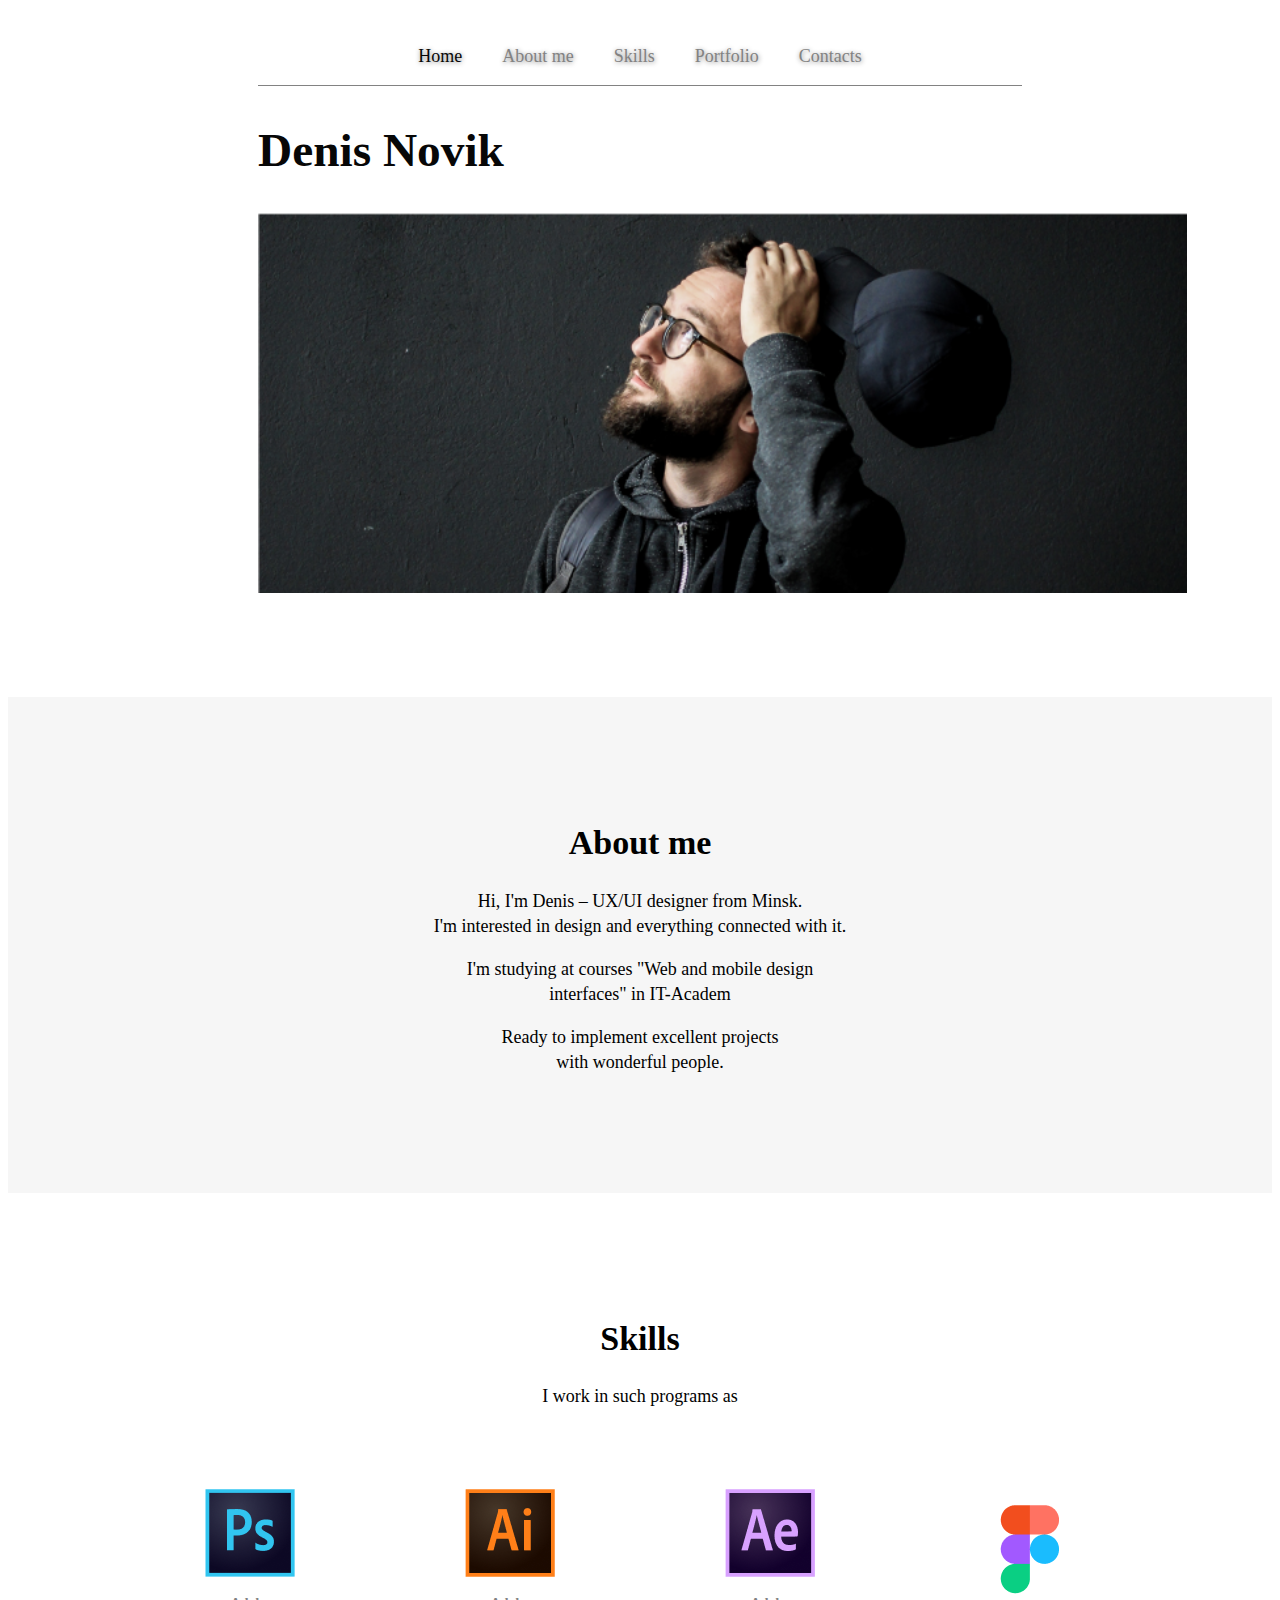
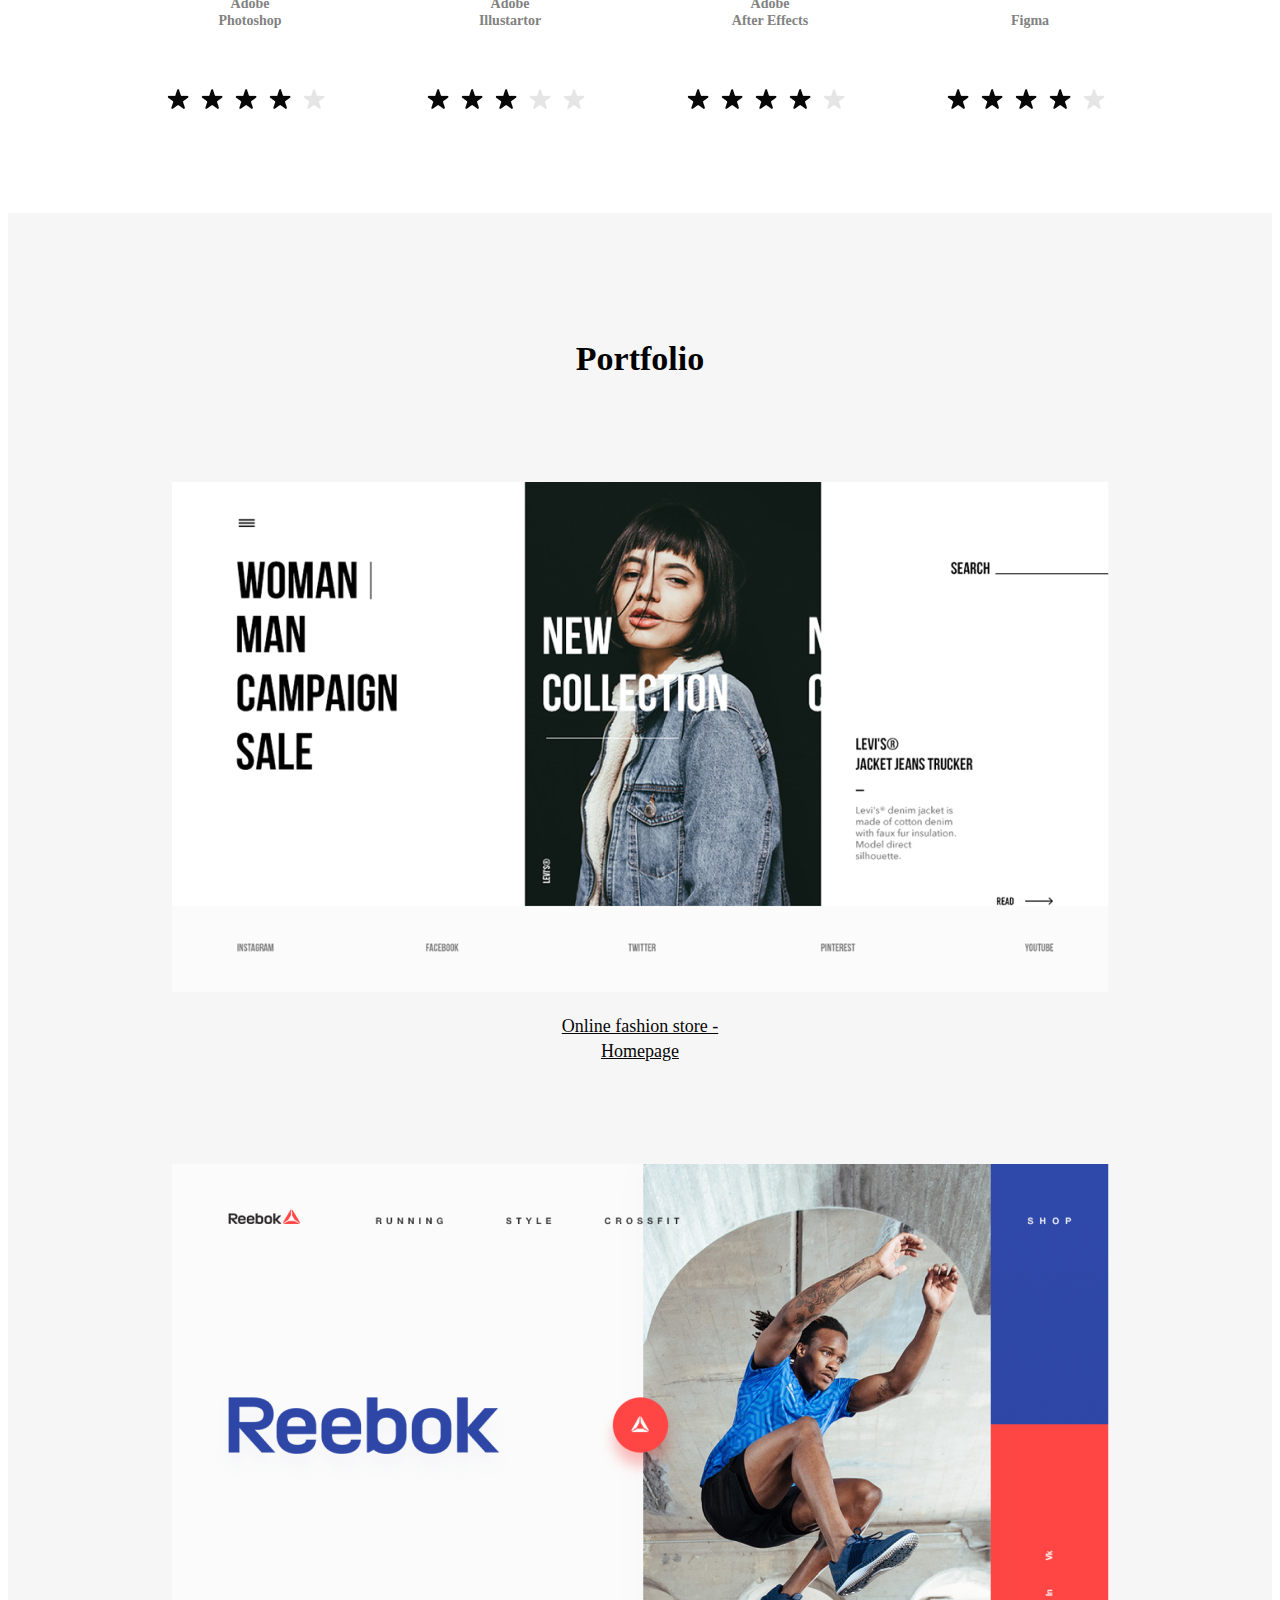
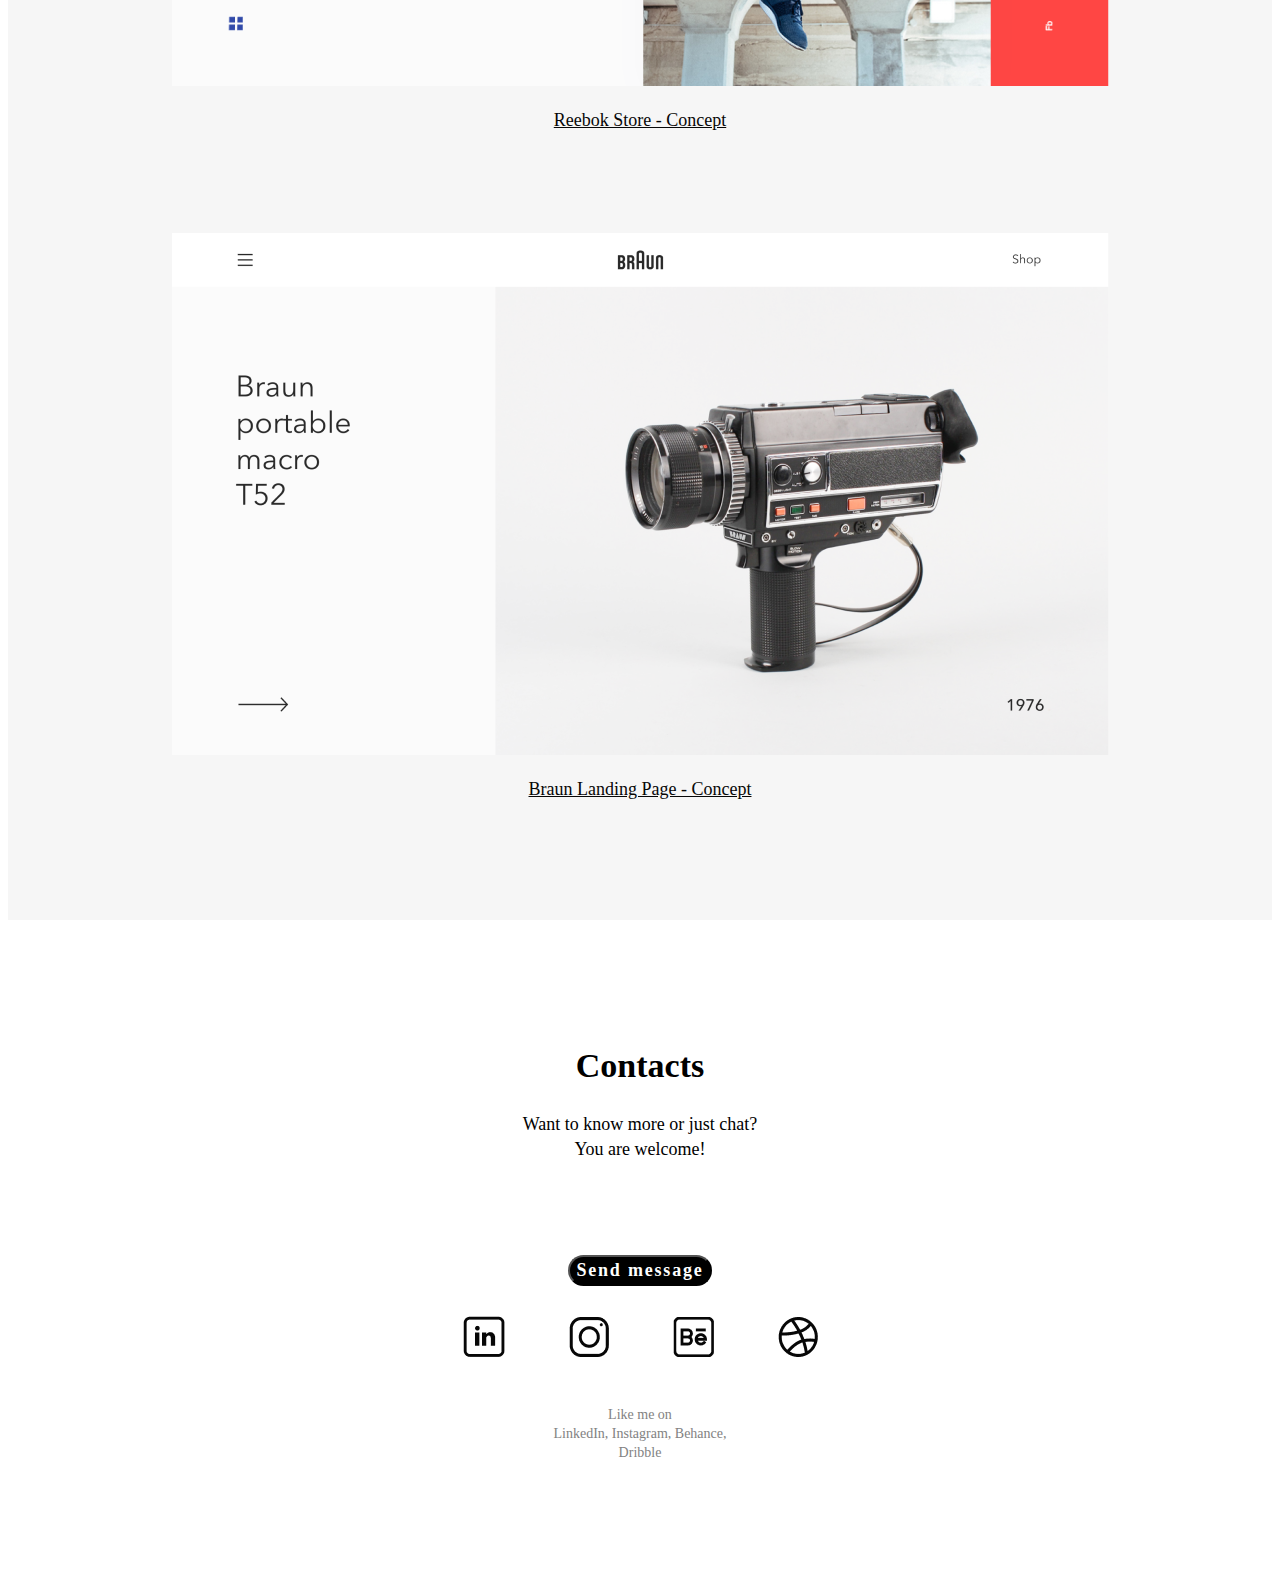
<file: lesson03/index.html>
<!DOCTYPE html>
<html lang="en">

<head>
    <meta charset="UTF-8">
    <meta name="viewport" content="width=device-width, initial-scale=1.0">
    <link rel="stylesheet" href="styles.css">
    <title>Document</title>
</head>

<body>
    <header class="header" id="Home">

        <nav class="header_navigation">
            <ul class="nav_list">
                <li>
                    <a href="#home" class="nav_link nav_link--active">
                        Home
                    </a>
                </li>
                <li>
                    <a href="#about" class="nav_link">
                        About me
                    </a>
                </li>
                <li>
                    <a href="#skills" class="nav_link">
                        Skills
                    </a>
                </li>
                <li>
                    <a href="#portfolio" class="nav_link">
                        Portfolio
                    </a>
                </li>
                <li>
                    <a href="#contacts" class="nav_link">
                        Contacts
                    </a>
                </li>
            </ul>
        </nav>

        <h1 class="header-1">
            Denis Novik
        </h1>
        <img src="./images/BSPP2266x940.png" alt="My photo" class="photo">
    </header>

    <main>
        <section class="section about-me">
            <h1 class="subtitle">About me</h1>
            <p>
                Hi, I'm Denis – UX/UI designer from Minsk. <br>
                I'm interested in design and everything connected with it.
            </p>
            <p>
                I'm studying at courses "Web and mobile design <br>
                interfaces" in IT-Academ
            </p>
            <p>
                Ready to implement excellent projects <br>
                with wonderful people.
            </p>
        </section>

        <section class="section">
            <h1 class="subtitle">Skills</h1>
            <p>I work in such programs as</p>
            <div class="skills_container">

                <div class="skill">
                    <img src="./images/Photoshop.png" alt="Photoshop">
                    <p class="skill_description">Adobe <br> Photoshop</p>

                    <div class="stars_container">
                        <img src="./images/Star.png" alt="Star" class="star">
                        <img src="./images/Star.png" alt="Star" class="star">
                        <img src="./images/Star.png" alt="Star" class="star">
                        <img src="./images/Star.png" alt="Star" class="star">
                        <img src="./images/EmptyStar.png" alt="EmptyStar" class="star">
                    </div>
                </div>

                <div class="skill">
                    <img src="./images/Illustrator.png" alt="Illustrator">
                    <p class="skill_description">Adobe <br> Illustartor</p>
                    <div class="stars_container">
                        <img src="./images/Star.png" alt="Star" class="star">
                        <img src="./images/Star.png" alt="Star" class="star">
                        <img src="./images/Star.png" alt="Star" class="star">
                        <img src="./images/EmptyStar.png" alt="EmptyStar" class="star">
                        <img src="./images/EmptyStar.png" alt="EmptyStar" class="star">
                    </div>
                </div>

                <div class="skill">
                    <img src="./images/Aftereffects.png" alt="Aftereffects">
                    <p class="skill_description">Adobe <br> After Effects</p>
                    <div class="stars_container">
                        <img src="./images/Star.png" alt="Star" class="star">
                        <img src="./images/Star.png" alt="Star" class="star">
                        <img src="./images/Star.png" alt="Star" class="star">
                        <img src="./images/Star.png" alt="Star" class="star">
                        <img src="./images/EmptyStar.png" alt="EmptyStar" class="star">
                    </div>
                </div>
                <div class="skill">
                    <img src="./images/Figma.png" alt="Figma">
                    <p class="skill_description">Figma</p>
                    <div class="stars_container">
                        <img src="./images/Star.png" alt="Star" class="star">
                        <img src="./images/Star.png" alt="Star" class="star">
                        <img src="./images/Star.png" alt="Star" class="star">
                        <img src="./images/Star.png" alt="Star" class="star">
                        <img src="./images/EmptyStar.png" alt="EmptyStar" class="star">
                    </div>
                </div>
            </div>
        </section>

        <section class="section portfolio">
            <h1 class="subtitle">Portfolio</h1>
            <div class="portfolio_item">
                <img src="./images/Levis.png" alt="New collection">
                <p><a href="#" class="portfolio_link">
                        Online fashion store - <br>
                        Homepage
                    </a>
                </p>
            </div>
            <div class="portfolio_item">
                <img src="./images/reebok_web.png" alt="Reebok">
                <p><a href="#" class="portfolio_link">
                        Reebok Store - Concept
                    </a>
                </p>
            </div>
            <div class="portfolio_item">
                <img src="./images/Braun.png" alt="Braun">
                <p> <a href="#" class="portfolio_link">
                        Braun Landing Page - Concept
                    </a>
                </p>
            </div>
        </section>

    </main>

    <footer class="section ">
        <h1 class="subtitle">Contacts</h1>
        <p class="p_footer">Want to know more or just chat?<br>
            You are welcome!
        </p>
        <button class="button">Send message</button>
        <div class="img_conteiner">
            <img src="./images/LinkedIn.png" alt="LinkedIn" class="contacts">
            <img src="./images/Instagram.png" alt="Instagram" class="contacts">
            <img src="./images/Behance.png" alt="Behance" class="contacts">
            <img src="./images/Dribble.png" alt="Dribble" class="contacts">
        </div>
        <p class="p1_footer">Like me on <br>
            LinkedIn, Instagram, Behance, <br>
            Dribble</p>
    </footer>

</body>

</html>
</file>
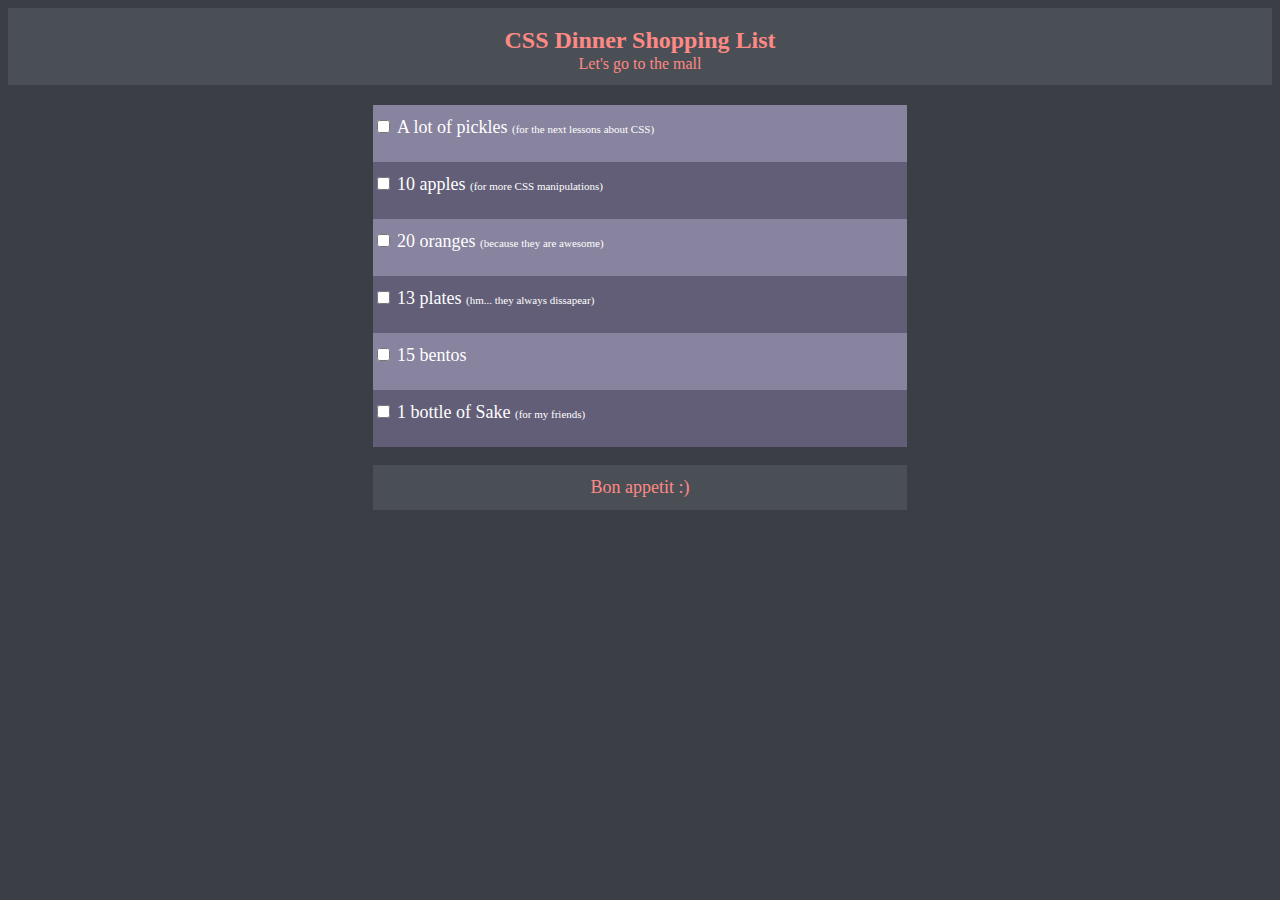
<file: lesson05/index.html>
<!DOCTYPE html>
<html lang="en">

<head>
    <meta charset="UTF-8">
    <meta http-equiv="X-UA-Compatible" content="IE=edge">
    <meta name="viewport" content="width=device-width, initial-scale=1.0">
    <link rel="stylesheet" href="style.css">
    <title>Dinner Shopping List</title>
</head>

<body class="screen">
    <header class="header">
        <h1 class="title">
            CSS Dinner Shopping List
        </h1>
        <p class="text">Let's go to the mall</p>
    </header>
    <main>
        <div class="container">

            <ul class="list">
                <li class="list-item">
                    <input class="checkbox" type="checkbox">
                    <span class="line-item line">
                        A lot of pickles
                    </span>
                </li>

                <li class="list-item">
                    <input class="checkbox" type="checkbox">
                    <span class="line-item line1">
                        10 apples
                    </span>
                </li>

                <li class="list-item">
                    <input class="checkbox" type="checkbox">
                    <span class="line-item line2">
                        20 oranges
                    </span>
                </li>

                <li class="list-item">
                    <input class="checkbox" type="checkbox">
                    <span class="line-item line3">
                        13 plates
                    </span>
                </li>

                <li class="list-item">
                    <input class="checkbox" type="checkbox">
                    <span class="line-item line4">
                        15 bentos
                    </span>
                </li>

                <li class="list-item">
                    <input class="checkbox" type="checkbox">
                    <span class="line-item line5">
                        1 bottle of Sake
                    </span>
                </li>
            </ul>

        </div>
    </main>

    <footer>
        <div class="footer-section">
            <p class="text1">Bon appetit :)</p>
        </div>
    </footer>

</body>

</html>
</file>
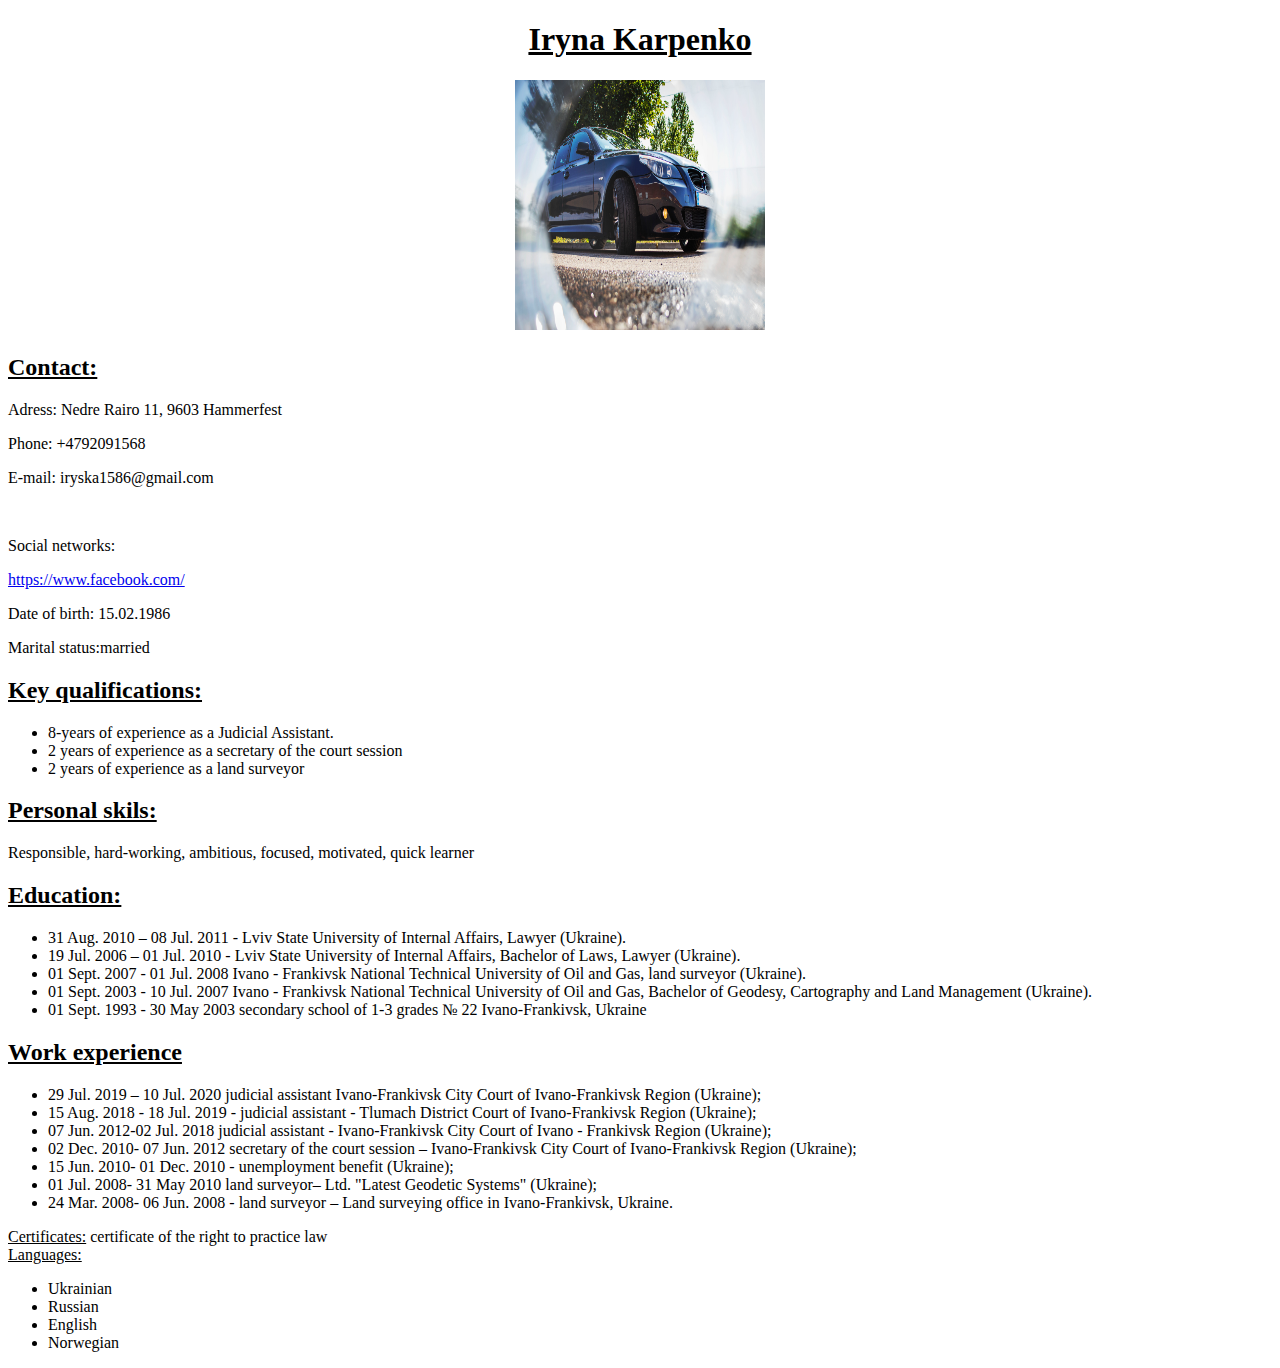
<file: resume.html>
<!DOCTYPE html>
<html lang="en">

<head>
    <meta charset="UTF-8">
    <meta name="viewport" content="width=device-width, initial-scale=1.0">
    <title>CV</title>
</head>

<body>
    <div style="text-align: center;">
        <u> 
           <h1>Iryna Karpenko</h1>
        </u>
        <img src="bilde13.jpg" alt="Profile photo" width="250" height="250">
    </div>
    <div>
        <h2><u>Contact:</u></h2>
        <p>Adress: Nedre Rairo 11, 9603 Hammerfest</p>
        <p>Phone: +4792091568</p>
        <p>E-mail: iryska1586@gmail.com</p><br>
        <p>Social networks:</p>
        <a href="https://www.facebook.com/">https://www.facebook.com/</a>
        <p>Date of birth: 15.02.1986</p>
        <p>Marital status:married</p>
    </div>
    <div>
        <h2><u>Key qualifications:</u></h2>
        <ul>
            <li>8-years of experience as a Judicial Assistant.</li>
            <li>2 years of experience as a secretary of the court session</li>
            <li>2 years of experience as a land surveyor</li>
        </ul>
    </div>
    <div>
        <h2><u>Personal skils:</u></h2>
        <p>Responsible, hard-working, ambitious, focused, motivated, quick learner </p>
    </div>
    <div>
        <h2><u>Education:</u></h2>
        <ul>
            <li>31 Aug. 2010 – 08 Jul. 2011 - Lviv State University of Internal Affairs, Lawyer (Ukraine).</li>
            <li>19 Jul. 2006 – 01 Jul. 2010 - Lviv State University of Internal Affairs, Bachelor of Laws, Lawyer (Ukraine).</li>
            <li>01 Sept. 2007 - 01 Jul. 2008 Ivano - Frankivsk National Technical University of Oil and Gas, land surveyor (Ukraine).</li>
            <li>01 Sept. 2003 - 10 Jul. 2007 Ivano - Frankivsk National Technical University of Oil and Gas, Bachelor of Geodesy, Cartography and Land Management (Ukraine).</li>
            <li>01 Sept. 1993 - 30 May 2003 secondary school of 1-3 grades № 22 Ivano-Frankivsk, Ukraine</li>
        </ul>
    </div>
    <div>
        <h2><u>Work experience</u></h2>
        <ul>
            <li>29 Jul. 2019 – 10 Jul. 2020 judicial assistant Ivano-Frankivsk City Court of Ivano-Frankivsk Region (Ukraine);</li>
            <li>15 Aug. 2018 - 18 Jul. 2019 - judicial assistant - Tlumach District Court of Ivano-Frankivsk Region (Ukraine);</li>
            <li>07 Jun. 2012-02 Jul. 2018 judicial assistant - Ivano-Frankivsk City Court of Ivano - Frankivsk Region (Ukraine);</li>
            <li>02 Dec. 2010- 07 Jun. 2012 secretary of the court session – Ivano-Frankivsk City Court of Ivano-Frankivsk Region (Ukraine);</li>
            <li>15 Jun. 2010- 01 Dec. 2010 - unemployment benefit (Ukraine);</li>
            <li>01 Jul. 2008- 31 May 2010 land surveyor– Ltd. "Latest Geodetic Systems" (Ukraine);</li>
            <li>24 Mar. 2008- 06 Jun. 2008 - land surveyor – Land surveying office in Ivano-Frankivsk, Ukraine.</li>
        </ul>
    </div>
    <span><u>Certificates:</u> certificate of the right to practice law</span><br>
    <u>Languages:</u>
    <ul>
        <li>Ukrainian</li>
        <li>Russian</li>
        <li>English</li>
        <li>Norwegian</li>
    </ul>
</body>

</html>
</file>
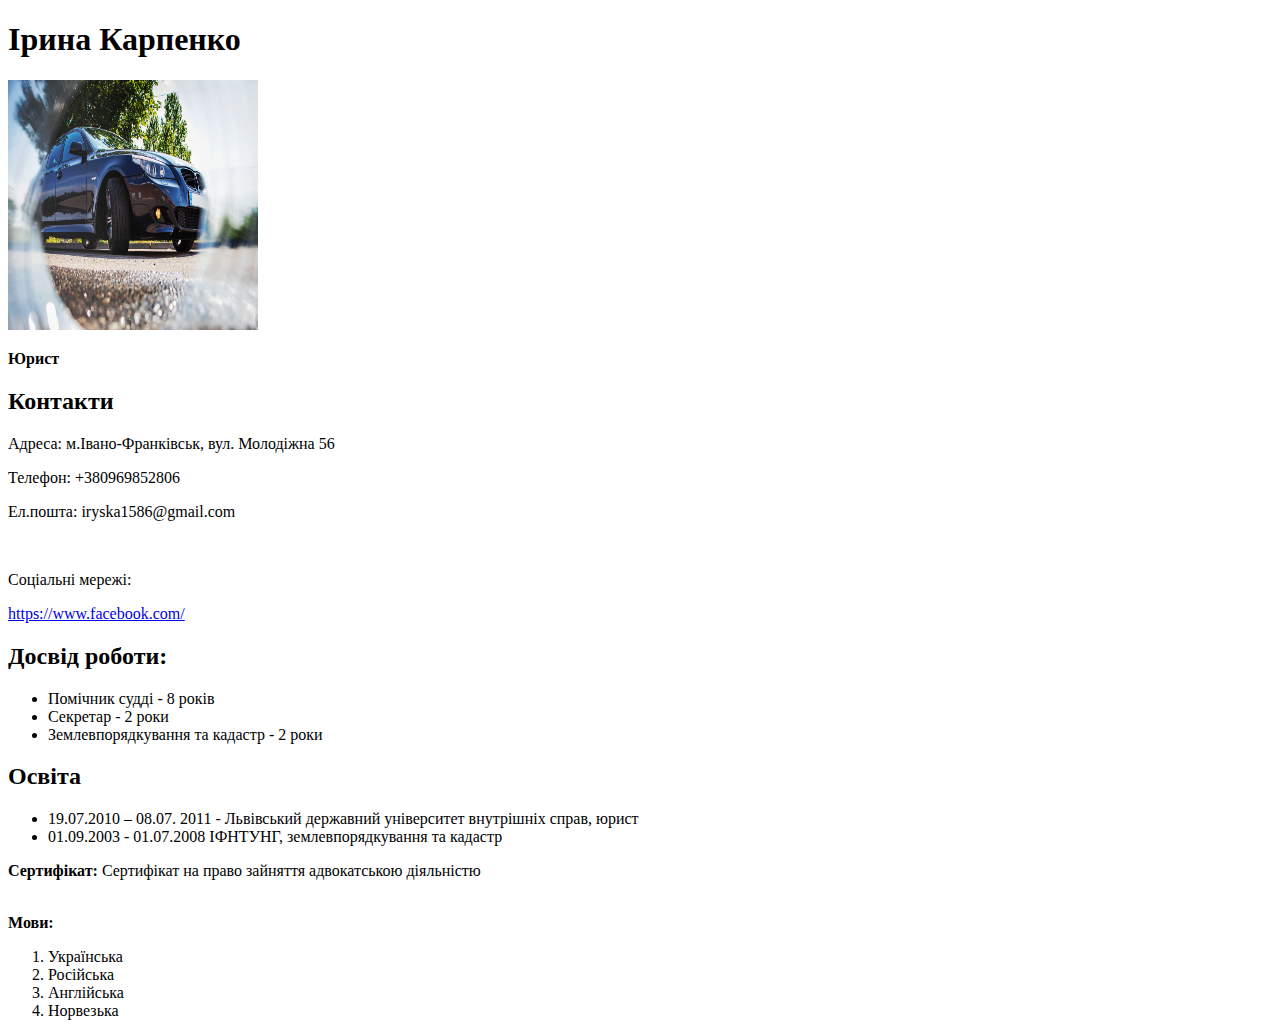
<file: resume1.html>
<!DOCTYPE html>
<html lang="uk">

<head>
    <meta charset="UTF-8">
    <meta name="viewport" content="width=device-width, initial-scale=1.0">
    <title>Резюме</title>
</head>

<body>
    <h1>Ірина Карпенко</h1>
    <div>
        <img src="bilde13.jpg" alt="фото" width="250" height="250">
    </div>
    <p><b>Юрист</b></p>
    <div>
        <h2><b>Контакти</b></h2>
        <p>Адреса: м.Івано-Франківськ, вул. Молодіжна 56</p>
        <p>Телефон: +380969852806</p>
        <p>Ел.пошта: iryska1586@gmail.com</p><br>
        <p>Соціальні мережі:</p>
        <a href="https://www.facebook.com/">https://www.facebook.com/</a>
    </div>
    <div>
        <h2><b>Досвід роботи:</b></h2>
        <ul>
            <li>Помічник судді - 8 років</li>
            <li>Секретар - 2 роки</li>
            <li>Землевпорядкування та кадастр - 2 роки</li>
        </ul>
    </div>
    <div>
        <h2><b>Освіта</b></h2>
        <ul>
            <li>19.07.2010 – 08.07. 2011 - Львівський державний університет внутрішніх справ, юрист</li>
            <li>01.09.2003 - 01.07.2008 ІФНТУНГ, землевпорядкування та кадастр</li>
        </ul>
    </div>
    <p><b>Сертифікат:</b> Сертифікат на право зайняття адвокатською діяльністю</p><br>
    <b>Мови:</b>
    <ol>
        <li>Українська</li>
        <li>Російська</li>
        <li>Англійська</li>
        <li>Норвезька</li>
    </ol>
</body>

</html>
</file>
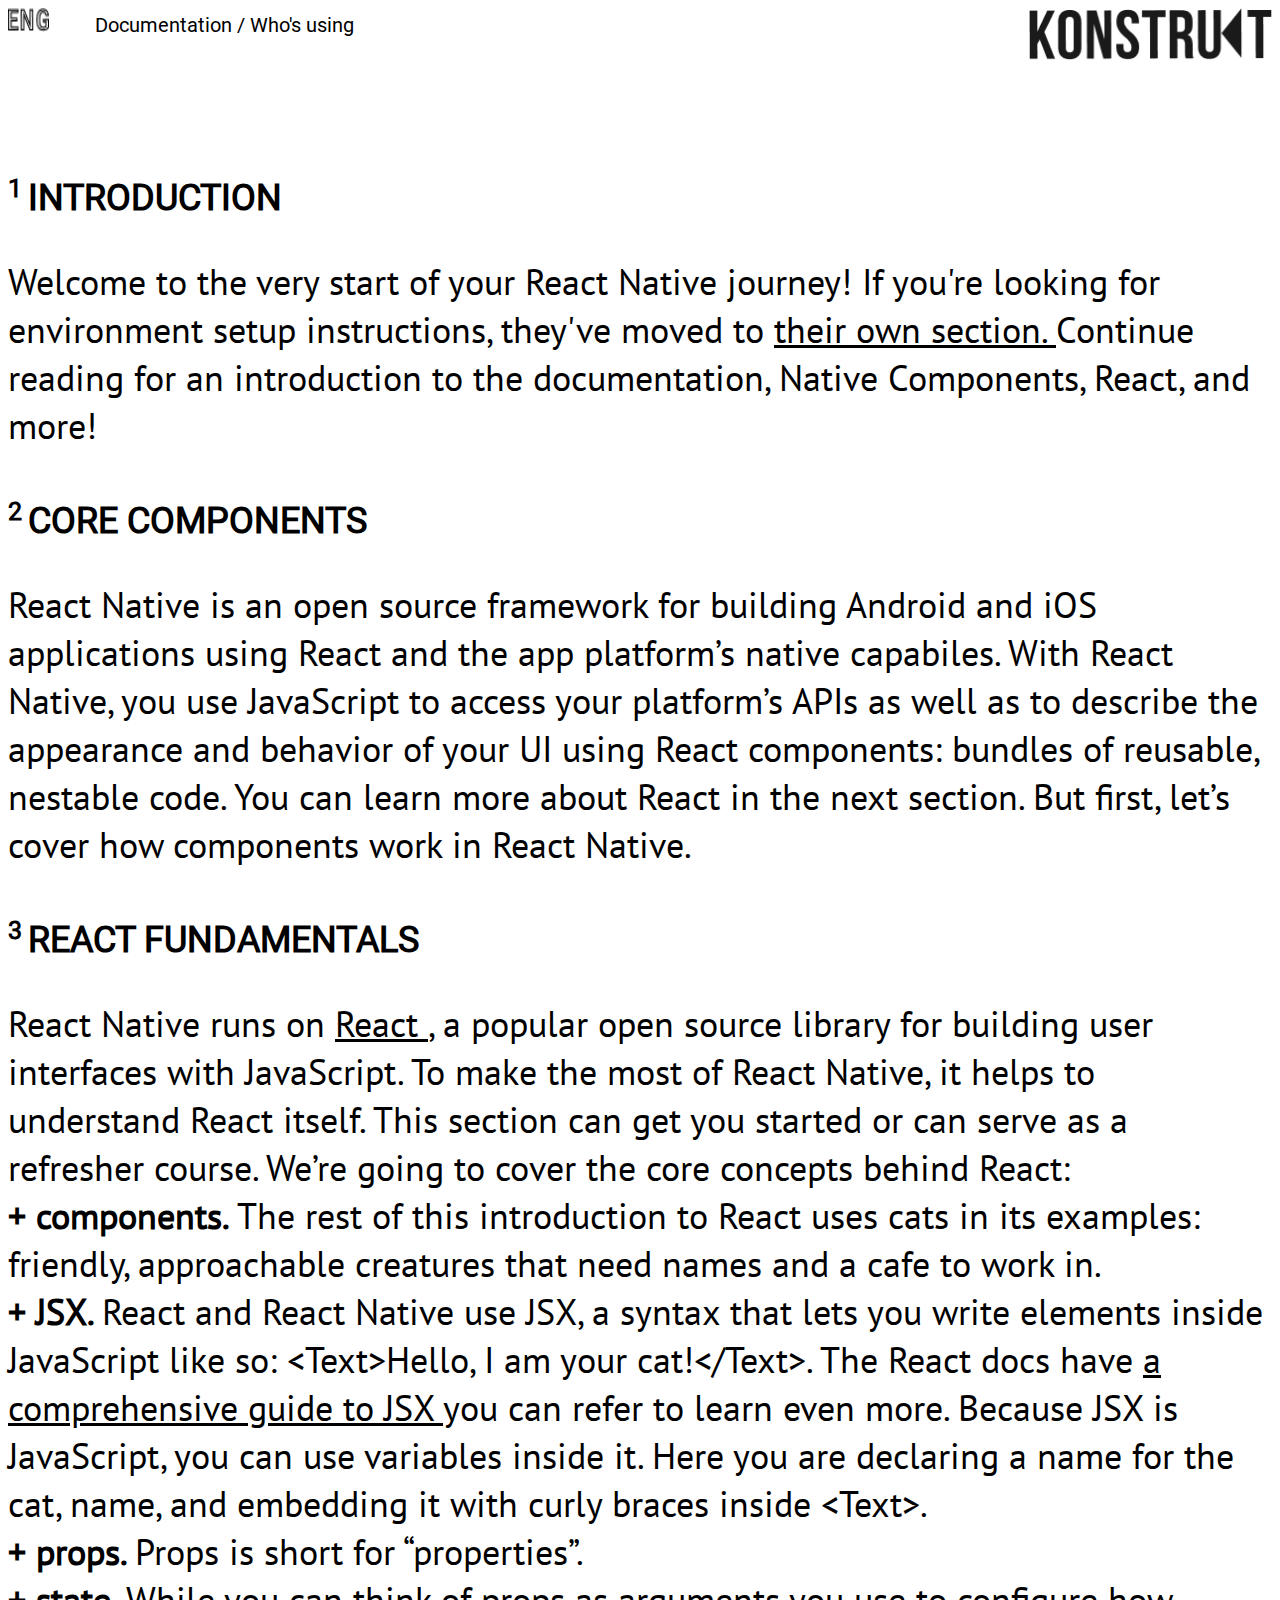
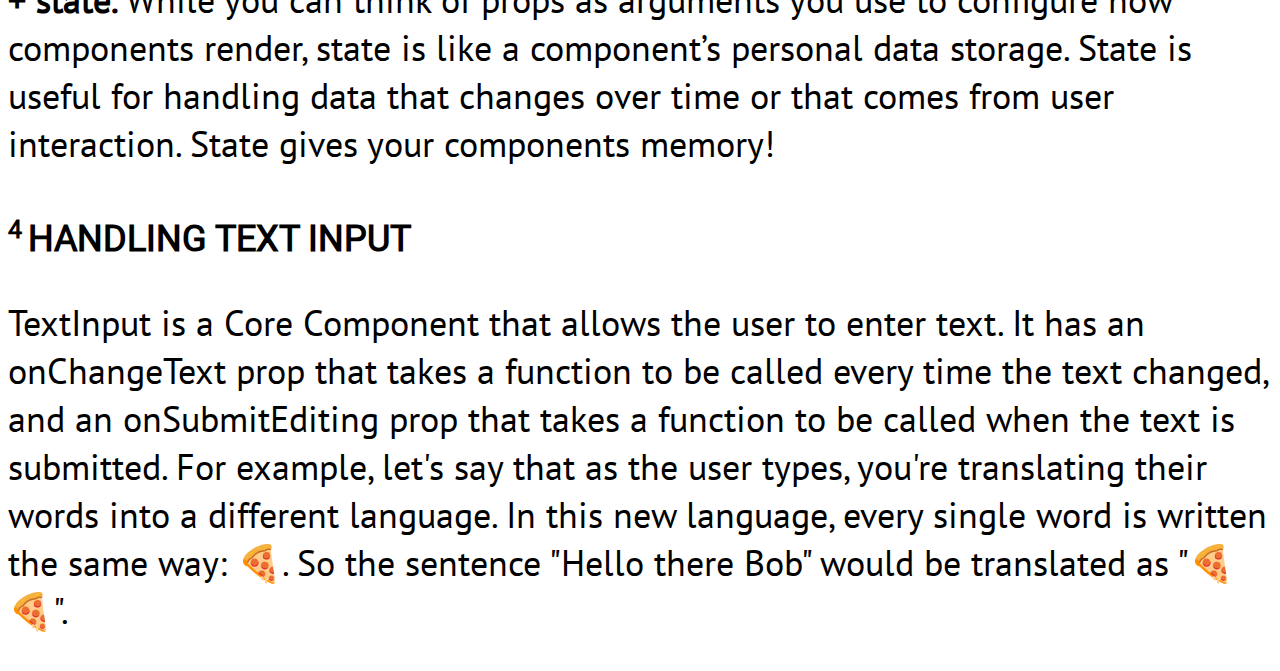
<file: lesson06/index6.html>
<!DOCTYPE html>
<html lang="en">

<head>
    <meta charset="UTF-8">
    <meta http-equiv="X-UA-Compatible" content="IE=edge">
    <meta name="viewport" content="width=device-width, initial-scale=1.0">
    <link rel="stylesheet" href="styles6.css">
    <title>Font Face</title>
</head>

<body>

    <header>
        <div class="container-header">
            <div>
                <img src="./ENG.png" alt="language" class="language">
                <span class="text-header">Documentation / Who's using </span>
            </div>
            <img src="./company-logo-black.png" alt="Company Logo" class="logo">
        </div>
    </header>

    <main class="content">
        <div>
            <h1 class="title">
                <sup>
                    <small>
                        1
                    </small>
                </sup>
                INTRODUCTION
            </h1>

            <p class="text">
                Welcome to the very start of your React Native journey!
                If you're looking for environment setup instructions,
                they've moved to
                <span class="text-decoration">
                    their own section.
                </span>
                Continue reading for an introduction to the documentation,
                Native Components, React, and
                more!
            </p>

            <h1 class="title">
                <sup>
                    <small>
                        2
                    </small>
                </sup>
                CORE COMPONENTS
            </h1>

            <p class="text">
                React Native is an open source framework for building Android
                and iOS applications using React and the app platform’s native
                capabiles. With React Native, you use JavaScript to access your platform’s
                APIs as well as to describe the appearance and behavior of your UI using React components:
                bundles of reusable, nestable code. You can learn more about React in the next section.
                But first, let’s cover how components work in React Native.
            </p>

            <h1 class="title">
                <sup>
                    <small>
                        3
                    </small>
                </sup>
                REACT FUNDAMENTALS
            </h1>

            <p class="text">
                React Native runs on 
                <span class="text-decoration">
                    React
                </span>
                , a popular open source library for
                building user interfaces
                with JavaScript. To make the most of React Native, it helps to understand React itself.
                This section can get you started or can serve as a refresher course.
                We’re going to cover the core concepts behind React: 
                <br>
                <span class="special-text">
                    + components.
                </span> 
                The rest of this introduction to React uses cats in its examples:
                friendly, approachable creatures that need names and a cafe to work in.
                <br>
                <span class="special-text">
                    + JSX.
                </span> 
                React and React Native use JSX, a syntax that lets you write elements inside JavaScript
                like so:
                &lt;Text&gt;Hello, I am your cat!&lt;/Text&gt;. The React docs have
                <span class="text-decoration">
                    a comprehensive guide to JSX
                </span>
                you can refer
                to learn even more. Because JSX is JavaScript, you can use variables inside it. Here you are declaring
                a name for the cat, name, and embedding it with curly braces inside &lt;Text&gt;.
                <br>
                <span class="special-text">
                    + props.
                </span> 
                Props is short for “properties”.
                <br>
                <span class="special-text">
                    + state.
                </span> 
                While you can think of props as arguments you use to configure how components render,
                state is like a component’s personal data storage. State is useful for handling data
                that changes over time or that comes from user interaction. State gives your components memory!
            </p>

            <h1 class="title">
                <sup>
                    <small>
                        4
                    </small>
                </sup>
                HANDLING TEXT INPUT
            </h1>

            <p class="text">
                TextInput is a Core Component that allows the user to enter text.
                It has an onChangeText prop that takes a function to be called every time the text changed,
                and an onSubmitEditing prop that takes a function to be called when the text is submitted.

                For example, let's say that as the user types, you're translating their words into a different language.
                In this new language, every single word is written the same way: 🍕.
                So the sentence "Hello there Bob" would be translated as "🍕 🍕".
            </p>
        </div>
    </main>
</body>

</html>
</file>
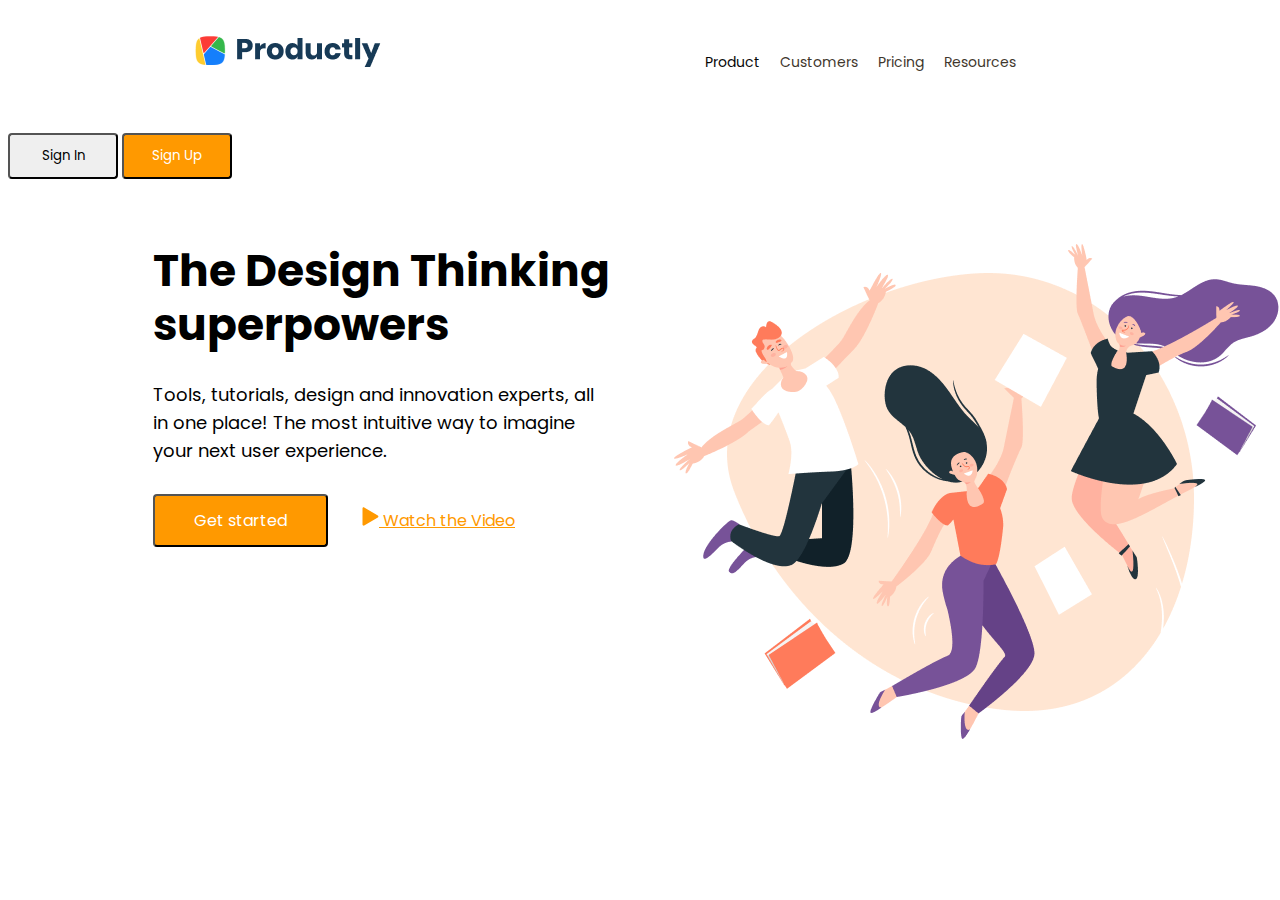
<file: lesson07/index7.html>
<!DOCTYPE html>
<html lang="en">

<head>
    <meta charset="UTF-8">
    <meta http-equiv="X-UA-Compatible" content="IE=edge">
    <meta name="viewport" content="width=device-width, initial-scale=1.0">
    <link rel="stylesheet" href="style7.css">
    <link href="https://fonts.googleapis.com/css2?family=Poppins:wght@400;700&display=swap" rel="stylesheet">
    <title>Productly</title>
</head>

<body>

    <header id="Product">
        <img src="./Logo.png" alt="logo" class="box header-logo">
        <nav class="box header_navigation">
            <ul class="box nav_list">
                <li class="box list-item">
                    <a href="#Product" class="nav_link nav_link--active">
                        Product
                    </a>
                </li>
                <li class="box list-item">
                    <a href="#customers" class="nav_link">
                        Customers
                    </a>
                </li>
                <li class="box list-item">
                    <a href="#pricing" class="nav_link">
                        Pricing
                    </a>
                </li>
                <li class="box list-item">
                    <a href="#resources" class="nav_link">
                        Resources
                    </a>
                </li>
            </ul>
        </nav>
        <div class="box button">
            <button class="header-button" type="button">
                Sign In
            </button>
            <button class="header-button header-button-1 " type="button">
                Sign Up
            </button>
        </div>
    </header>
    <main>
        <div class="main-container">
            <div class="picture">
                <img src="./Image.png" alt="people">
            </div>
            <h1 class="title">
                The Design Thinking superpowers
            </h1>
            <p class="text">
                Tools, tutorials, design and innovation experts, all in one place!
                The most intuitive way to imagine your next user experience.
            </p>
            <button class="main-button" type="button">
                Get started
            </button>
            <a href="https://www.google.no" class="video">
                <img src="./Triangle Copy 6.svg" alt="triangle" class="traingle">
                Watch the Video
            </a>
        </div>

    </main>

</body>

</html>
</file>
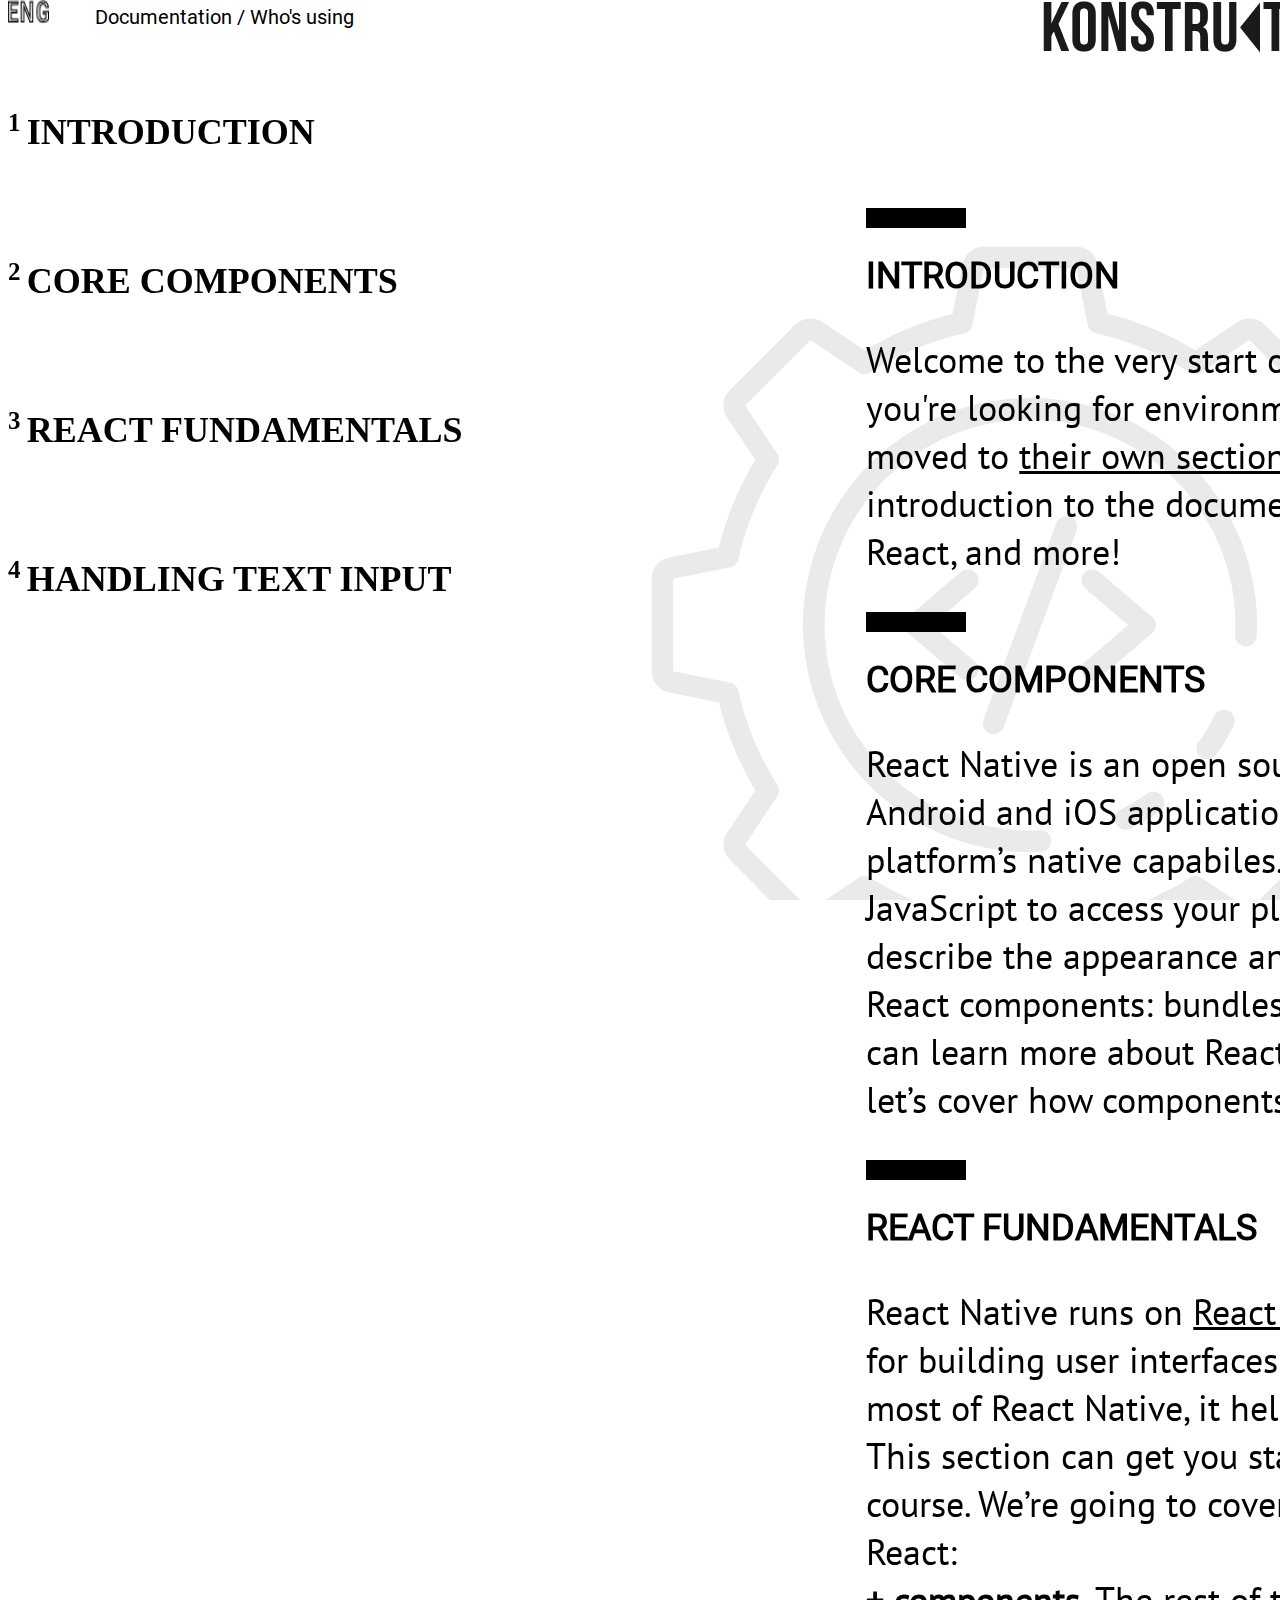
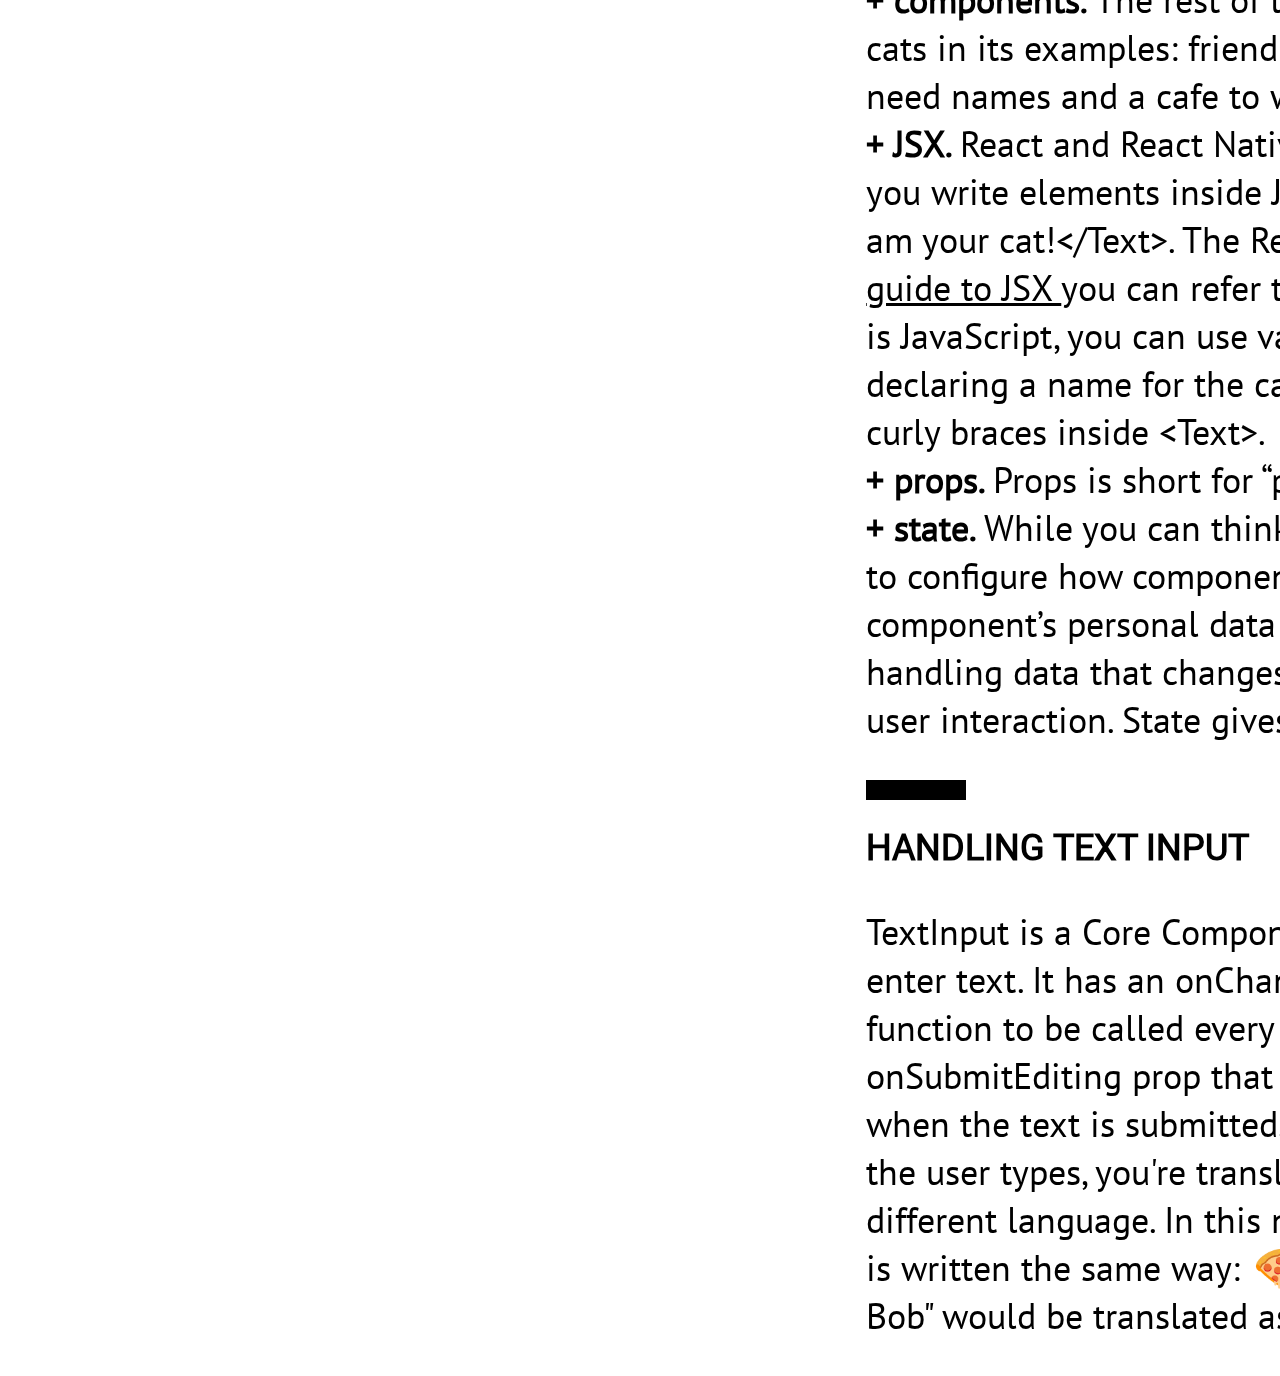
<file: lesson09/index9.html>
<!DOCTYPE html>
<html lang="en">

<head>
    <meta charset="UTF-8">
    <meta http-equiv="X-UA-Compatible" content="IE=edge">
    <meta name="viewport" content="width=device-width, initial-scale=1.0">
    <link rel="stylesheet" href="styles9.css">
    <title>Font Face</title>
</head>

<body>

    <header class="header">
        <div class="header__container container">
            <div class="container__box box">
                <img src="./ENG.png" alt="language" class="box__language">
                <span class="box__text">Documentation / Who's using </span>
            </div>
            <img src="./company-logo-black.png" alt="Company Logo">
        </div>
    </header>

    <main class="content">
        <div class="content__navigation-wrapper block">
            <img src="./Frame 1.png" alt="" class="block__photo">
            <div class="block__navigation nav">
                <a href="#" class="nav__link ">
                    <sup>
                        <small>
                            1
                        </small>
                    </sup>
                    INTRODUCTION
                </a>
                <a href="#" class="nav__link">
                    <sup>
                        <small>
                            2
                        </small>
                    </sup>
                    CORE COMPONENTS
                </a>
                <a href="#" class="nav__link">
                    <sup>
                        <small>
                            3
                        </small>
                    </sup>
                    REACT FUNDAMENTALS
                </a>
                <a href="#" class="nav__link">
                    <sup>
                        <small>
                            4
                        </small>
                    </sup>
                    HANDLING TEXT INPUT
                </a>
            </div>
        </div>
        <div class="content__article-wrapper">
            <div class="content__articles article">
                <div class="article__box-1 box-1">
                    <div class="box-1__sticky heading">
                        <hr class="heading__line">
                        <h1 class="title">
                            INTRODUCTION
                        </h1>
                    </div>
                    <p class="text">
                        Welcome to the very start of your React Native journey!
                        If you're looking for environment setup instructions,
                        they've moved to
                        <span class="text-decoration">
                            their own section.
                        </span>
                        Continue reading for an introduction to the documentation,
                        Native Components, React, and
                        more!
                    </p>
                </div>
                <div class="box-1__sticky heading">
                    <hr class="heading__line">
                    <h1 class="title">
                        CORE COMPONENTS
                    </h1>
                </div>
                <p class="text">
                    React Native is an open source framework for building Android
                    and iOS applications using React and the app platform’s native
                    capabiles. With React Native, you use JavaScript to access your platform’s
                    APIs as well as to describe the appearance and behavior of your UI using React components:
                    bundles of reusable, nestable code. You can learn more about React in the next section.
                    But first, let’s cover how components work in React Native.
                </p>
                <div class="box-1__sticky heading">
                    <hr class="heading__line">
                    <h1 class="title">
                        REACT FUNDAMENTALS
                    </h1>
                </div>
                <p class="text">
                    React Native runs on
                    <span class="text-decoration">
                        React
                    </span>
                    , a popular open source library for
                    building user interfaces
                    with JavaScript. To make the most of React Native, it helps to understand React itself.
                    This section can get you started or can serve as a refresher course.
                    We’re going to cover the core concepts behind React:
                    <br>
                    <span class="special-text">
                        + components.
                    </span>
                    The rest of this introduction to React uses cats in its examples:
                    friendly, approachable creatures that need names and a cafe to work in.
                    <br>
                    <span class="special-text">
                        + JSX.
                    </span>
                    React and React Native use JSX, a syntax that lets you write elements inside JavaScript
                    like so:
                    &lt;Text&gt;Hello, I am your cat!&lt;/Text&gt;. The React docs have
                    <span class="text-decoration">
                        a comprehensive guide to JSX
                    </span>
                    you can refer
                    to learn even more. Because JSX is JavaScript, you can use variables inside it. Here you are
                    declaring
                    a name for the cat, name, and embedding it with curly braces inside &lt;Text&gt;.
                    <br>
                    <span class="special-text">
                        + props.
                    </span>
                    Props is short for “properties”.
                    <br>
                    <span class="special-text">
                        + state.
                    </span>
                    While you can think of props as arguments you use to configure how components render,
                    state is like a component’s personal data storage. State is useful for handling data
                    that changes over time or that comes from user interaction. State gives your components memory!
                </p>
                <div class="box-1__sticky heading">
                    <hr class="heading__line">
                    <h1 class="title">
                        HANDLING TEXT INPUT
                    </h1>
                </div>
                <p class="text">
                    TextInput is a Core Component that allows the user to enter text.
                    It has an onChangeText prop that takes a function to be called every time the text changed,
                    and an onSubmitEditing prop that takes a function to be called when the text is submitted.

                    For example, let's say that as the user types, you're translating their words into a different
                    language.
                    In this new language, every single word is written the same way: 🍕.
                    So the sentence "Hello there Bob" would be translated as "🍕 🍕".
                </p>
            </div>
        </div>
    </main>
</body>

</html>
</file>
<file: lesson03/styles.css>
* {
    font-family: 'Open Sans';
}
p {
    font-size: 18px;
    line-height: 25px;
}

.header {
    padding: 20px 250px 100px 250px;
}

.header_navigation {
    border-bottom: 1px solid #828282;
    padding: 25px 250 px;
}

.nav_list {
    list-style-type: none;
    display: flex;
    justify-content: center;
}

.nav_link {
    color: black;
    color: #828282;
    text-decoration: none;
    margin-right: 40px;
    font-size: 18px;
    line-height: 25px;
    text-shadow: 0.5px 0.5px 5px #828282;
}

.nav_link--active {
    color: #070707;
}

.nav_link :hover {
    text-decoration: none;
    color: black;
}

.header-1 {
    font-weight: bold;
    font-size: 47.3392px;
    line-height: 64px;
    color: #070707;
}

.photo {
    width: 929px;
    height: 380px;
}

.section {
    padding: 100px 0;
    text-align: center;
}

.about-me { 
    background: #F6F6F6;
    text-align: center;
}

.subtitle {
    font-style: normal;
    font-weight: bold;
    font-size: 34px;
    line-height: 46px;
}

.stars_container {
    margin-top: 60px;
}

.skill_description {
    font-family: Gilroy-Bold;
    font-size: 14px;
    font-weight: 600;
    line-height: 17px;
    color: #828282;
}

.star {
    margin-right: 8px;
}

.skill {
    display: inline-block;
    padding: 0 45px;
}

.skills_container {
    margin-top: 80px;
}

.portfolio {
    background:#F6F6F6;
}

.portfolio_item{
    margin-top: 100px;
    margin-left: auto;
    margin-right: auto;
}

.portfolio_link {
    color: #070707;
}

.p_footer {
    margin-top: 20px;
}

.button {
    font-style: normal;
    font-weight: bold;
    font-size: 18px;
    line-height: 25px;
    text-align: center;
    letter-spacing: 0.1em;
    background-color: black;
    color: #FFFFFF;
    border-radius: 100px;
    margin-top: 75px;
}

.img_conteiner {
    margin-top: 30px;
}

.contacts {
    margin-left: 30px;
    margin-right: 30px;
}

.p1_footer {
    font-size: 14px;
    line-height: 19px;
    color: #828282;
    margin-top: 44px;
}
</file>
<file: lesson05/style.css>
*{
    transition: all.1s ease-in;
}

.screen{
    background-color: #3B3F45;
}

.header{
    background-color: #4A4F56;
    color: #FF8984;
    text-align: center;
}

.title{
    font-family: Roboto;
    font-weight: bold;
    font-size: 24px;
    padding-top: 19px;
    margin: 0;
}

.text{
    margin: 0;
    font-size: 16px;
    line-height: 19px;
    padding-bottom: 12px;
}

.container{
    margin-top: 20px;
}

.list{
    width: 534px;
    margin: 0 auto;
    padding: 0;
}

.list-item{
    width: 534px;
    height: 45px;
    background: #88839E;
    list-style-type: none;
    padding-top: 12px;
}

.list-item:nth-child(2n+0){
    background-color:  #625E77;
}

.list-item:hover {
    border-top: 3px solid #fff;
    border-bottom: 3px solid #fff;
}

.checkbox:checked + span{
    text-decoration: line-through;
}

.list-item:active{
    background-color: #FF8984;
}


.line-item{
    font-size: 18px;
    line-height: 21px;
    color: #FFFFFF;
}

.line::after{
    content: "(for the next lessons about CSS)";
    color: #FFFFFF;
    font-size: 11px;
}

.line1::after{
    content: "(for more CSS manipulations)";
    color: #FFFFFF;
    font-size: 11px;
}

.line2::after{
    content: "(because they are awesome)";
    color: #FFFFFF;
    font-size: 11px;
}

.line3::after{
    content: "(hm... they always dissapear)";
    color: #FFFFFF;
    font-size: 11px;
}

.line5::after{
    content: "(for my friends)";
    color: #FFFFFF;
    font-size: 11px;
}

.footer-section{
    width: 534px;
    height: 45px;
    background: #4A4F56;
    color: #FF8984;
    margin: 0 auto;
}

.text1{
    font-family: Roboto;
    font-size: 18px;
    line-height: 21px;
    text-align: center;
    padding-top: 12px;
}
</file>
<file: lesson06/styles6.css>
@font-face {
    font-family: 'Roboto';
    font-style: normal;
    font-weight: 400;
    src: url("./Roboto-Regular.ttf") 
         format("truetype"),
}

@font-face {
    font-family: 'PT Sans';
    font-style: normal;
    src: url("./PTSans-Regular.ttf") 
         format("truetype");
}

.container-header{
    display: flex;
    flex-direction: row;
    justify-content: space-between;
}

.language{
    width: 41px;
    height: 24px;
    padding-right: 42px;
}

.text-header{
    font-family: 'Roboto';
    font-size: 20px;
    line-height: 23px;
}

.logo{
    width: 243px;
    height: 55px;
}

.content{
    margin-top: 100px;
}

.title, .text{
    font-size: 36px;
    line-height: 48px;
}

.title {
    font-family: 'Roboto';
}

.text{
    font-family: 'PT Sans';
}

.text-decoration{
    text-decoration: underline;
}

.special-text{
    font-weight: 700;
}
</file>
<file: lesson07/style7.css>
*{
    font-family: Poppins;
}

.box{
    display: inline-block;
}

.header-logo{
    padding-top: 25px;
    padding-right: 320px;
    padding-left: 186px;
}

.header_navigation{
    padding-right: 30px;
}

.nav_list {
    list-style-type: none;
    padding: 24px 29px 26px 0;
}

.list-item{
    padding-right: 16px;
}

.nav_link {
    color: #3f372d;
    text-decoration: none;
    font-size: 14px;
    line-height: 28px;
}

.nav_link--active {
    color: #070707;
}

.nav_link :hover {
    text-decoration: none;
    color: black;
}

.button{
    padding-top: 15px;
}

.header-button{
    border-radius: 4px;
    width: 110px;
    height: 46px;
}

.header-button-1{
    background: #FF9900;
    color: #FFFFFF;
}

.main-container{
    width: 1126px; 
    height: 494px;
    margin: 65px 200px 0 145px;
}

.picture{
    float: right;
}

.title{
    width: 518px;
    height: 108px; 
    font-size: 44px;
    line-height: 54px;
    padding-right: 56px;
}

.text{
    padding-right: 56px;
    width: 458px; 
    height: 95px;
    font-size: 18px;
    line-height: 28px;
}

.main-button{
    background: #FF9900;
    border-radius: 4px;
    width: 175px;
    height: 53px;
    color: #FFFFFF;
    font-size: 16px;
    margin-right: 30px;
}

.triangle{
    width: 20px; 
    height: 17px;
}

.video{
    width: 135px;
    height: 24px;
    color: #FF9900;
}
</file>
<file: lesson09/styles9.css>
@font-face {
    font-family: 'Roboto';
    font-style: normal;
    font-weight: 400;
    src: url("./Roboto-Regular.ttf") 
         format("truetype"),
}

@font-face {
    font-family: 'PT Sans';
    font-style: normal;
    src: url("./PTSans-Regular.ttf") 
         format("truetype");
}

.header{
    position: fixed;
    z-index: 1;
    top: 0;
    background-color: #FFFFFF;
    height: 100px;
    width: 100%;
}

  .header__container{
      display: flex;
      flex-direction: row;
      justify-content: space-between;
  }

    .box

      .box__language{
          width: 41px;
          height: 24px;
          padding-right: 42px;
      }

      .box__text{
          font-family: 'Roboto';
          font-size: 20px;
          line-height: 23px;
      }

.content{
    display: flex;
    flex-direction: row;
    justify-content: space-between;
    margin-top: 100px;
}

  .content__navigation-wrapper{
      width: 500px;
      height: 100%;
  }

    .block__photo{
      position: fixed;
      bottom: 0;
      right: 0;
    }

    .block__navigation{
        position: fixed;
        top: 100px;
        width: 500px;
        height: 500px;
    }

    .nav{
        display: flex;
        flex-direction: column;
        justify-content: space-between;
    }

      .nav__link {
          color:#000000;
          text-decoration: none;
          font-size: 36px;
          line-height: 42px;
          font-weight: 700;
      }

    .content__article-wrapper{
       position: relative;
       top: 100px;
       left: 500px;
       width: 100%;
    }

    .box-1__sticky{
        position: sticky;
        top: 100px;
    }

      .heading__line{
          width: 80px;
          margin-left: 0;
          border: 10px solid  #000000;
      }

.title, .text{
    font-size: 36px;
    line-height: 48px;
}

.title {
    font-family: 'Roboto';
}

.text{
    font-family: 'PT Sans';
}

.text-decoration{
    text-decoration: underline;
}

.special-text{
    font-weight: 700;
}
</file>
